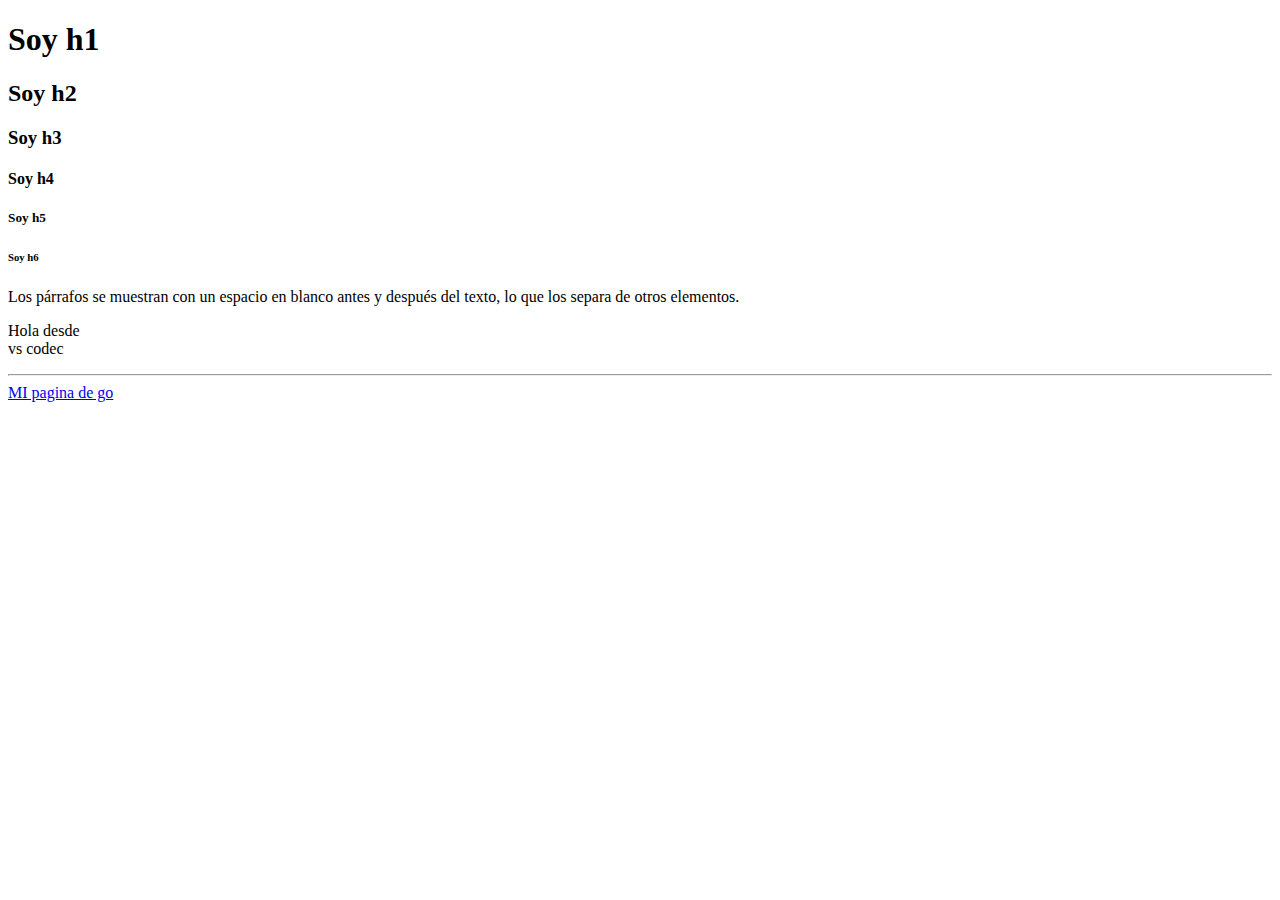
<file: index.html>
<!DOCTYPE html>
<html lang="en">
<head>
    <title>Mi Titulo</title>
</head>
<body>
    <h1>Soy h1</h1>
    <h2>Soy h2</h2>
    <h3>Soy h3</h3>
    <h4>Soy h4</h4>
    <h5>Soy h5</h5>
    <h6>Soy h6</h6>
    <p>Los párrafos se muestran con un espacio en blanco antes y después del texto, lo que los separa de otros elementos.</p>
    <p>Hola desde <br> vs codec</p>
    <hr>
    <!-- Hola -->
    <!-- <img src="https://vader.news/__export/1695116880168/sites/gadgets/img/2020/05/10/piratas-del-caribe-4-en-mareas-misteriosas-1494254150.jpeg_2077354012.jpeg" alt="Piratas del Caribe"> -->
    <a href="https://www.google.com" target="_blank">MI pagina de go</a>
</body>
</html>
</file>
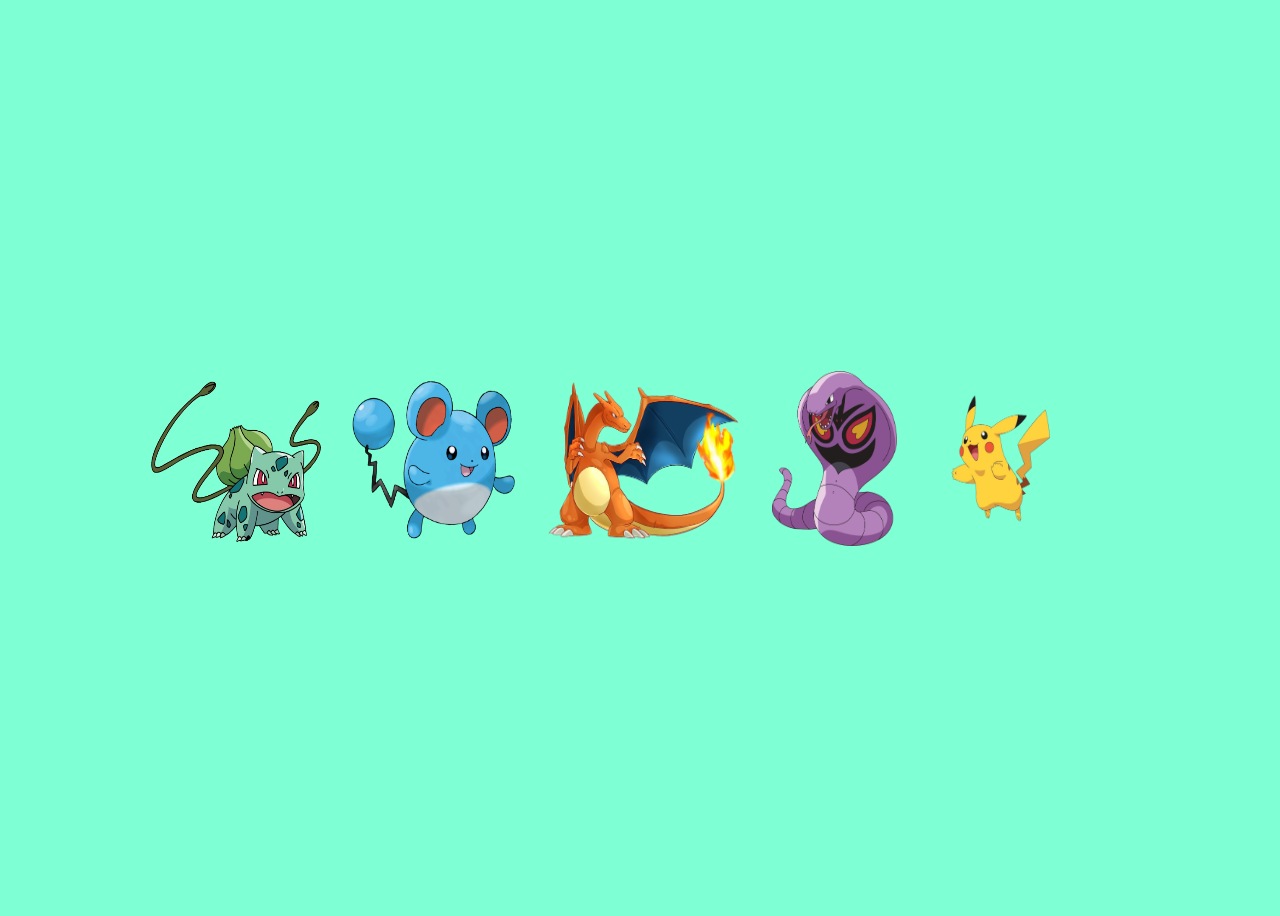
<file: 2 imagenes apiladas/index.html>
<!DOCTYPE html>
<html lang="es">
<head>
    <meta charset="UTF-8">
    <meta name="viewport" content="width=device-width, initial-scale=1.0">
    <title>Document</title>
    <link rel="stylesheet" href="style.css">
</head>
<body>
    <div class="imagenes-container">
        <div class="imagen">
         <img src="img/bolbasort.png" alt ="Bolbasort"/>
         <span class="nombre">
            <span class="text">Bolbasort</span>
         </span>
        </div>
        <div class="imagen">
            <img src="img/bolitaazul.png" alt ="Marill"/>
            <span class="nombre">
               <span class="text">Marill</span>
            </span>
           </div> <div class="imagen">
            <img src="img/chari.png" alt ="Charizad"/>
            <span class="nombre">
               <span class="text">Charizad</span>
            </span>
           </div> <div class="imagen">
            <img src="img/pato.png" alt ="Arbok"/>
            <span class="nombre">
               <span class="text">Arbok</span>
            </span>
           </div> <div class="imagen">
            <img src="img/pica.png" alt ="Picachu"/>
            <span class="nombre">
               <span class="text">Picachu</span>
            </span>
           </div>
    </div>
</body>
</html>
</file>
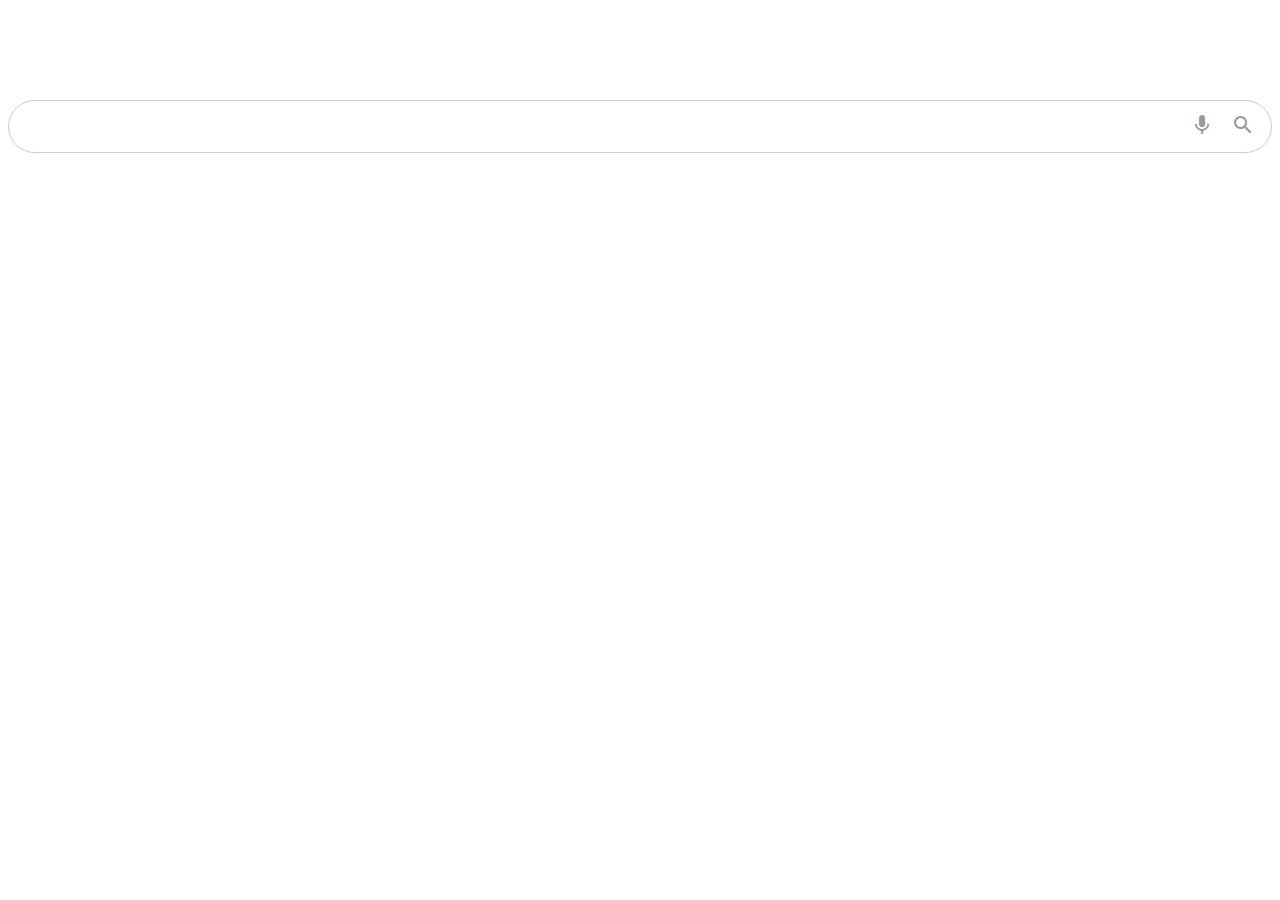
<file: 3 Barra busqueda/index.html>
<!DOCTYPE html>
<html lang="en">
<head>
    <meta charset="UTF-8">
    <meta name="viewport" content="width=device-width, initial-scale=1.0">
    <title>Barra de navegacion</title>
    <link rel="stylesheet" href="style.css">
    <link href="https://fonts.googleapis.com/icon?family=Material+Icons"
      rel="stylesheet">
    <link rel="shortcut icon" href="chari.png" type="image/x-icon">
</head>
<body>
    <div class="search-bar">
    <input type="text">
    <div class="actions">
    <button><span class="material-icons">mic</span></button>
    <button><span class="material-icons">search</span></button>
    </div>
    </div>
</body>
</html>
</file>
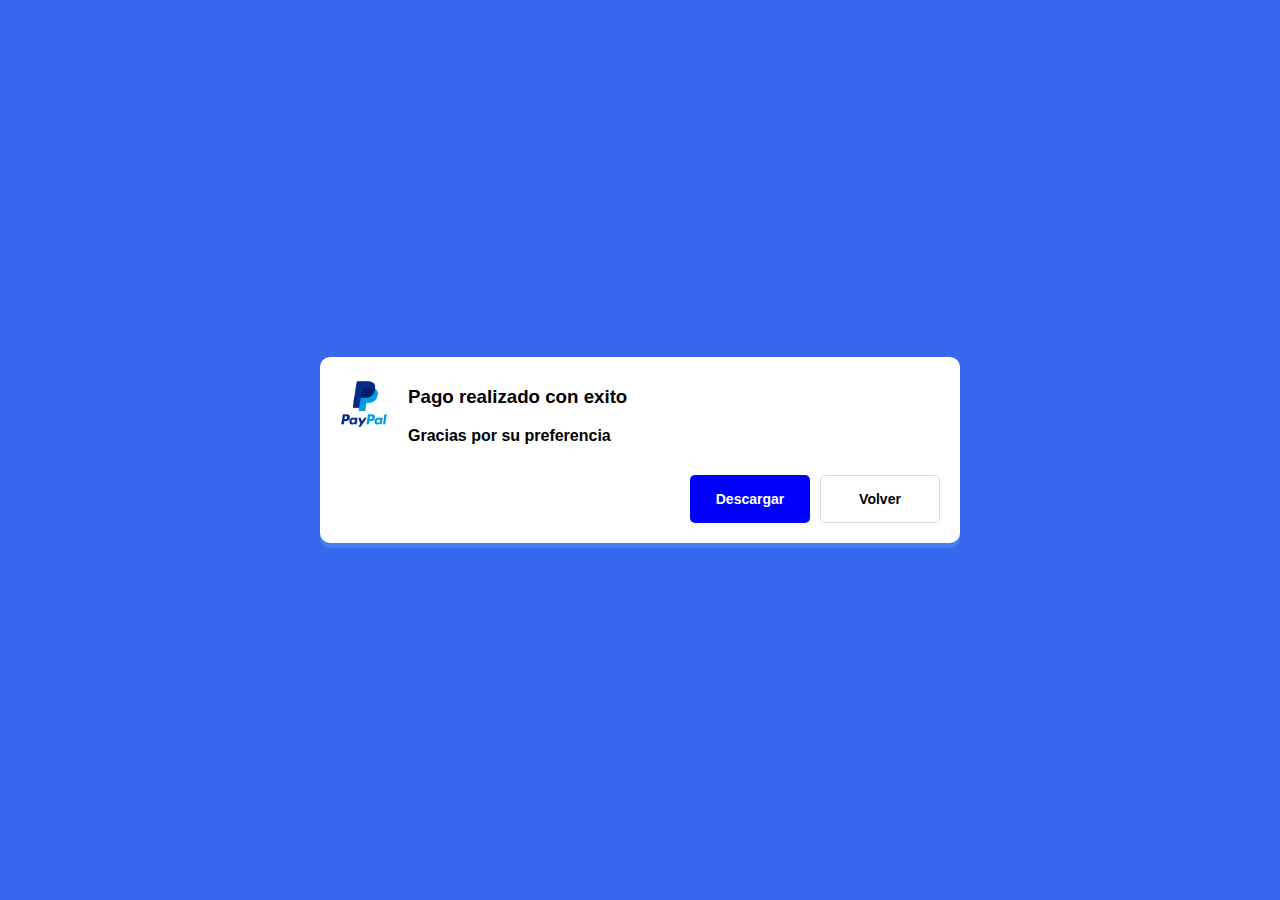
<file: 4 Confirmado/index.html>
<!DOCTYPE html>
<html lang="es">
<head>
    <meta charset="UTF-8">
    <meta name="viewport" content="width=device-width, initial-scale=1.0">
    <title>Confirmado</title>
    <link rel="stylesheet" href="style.css">
</head>
<body>
    <div class="contenedor">
      <div class="sub-contenedor">
           <div class="contenido">
             <div class="icon">
             <img src="paypl.png"
             alt="paypal" width="48"/>
             </div>
                 <div class="mensaje">
                 <div class="title">
                    <h3>
                        Pago  realizado con exito
                    </h3>
                    <div class="text">
                        Gracias por su preferencia
                    </div>
               </div>
            </div>
           </div>
           <div class="actions">
            <button class="btn-descargar">Descargar</button>
            <button class="btn-volver">Volver</button>
           </div>
       </div>
    </div>
</body>
</html>
</file>
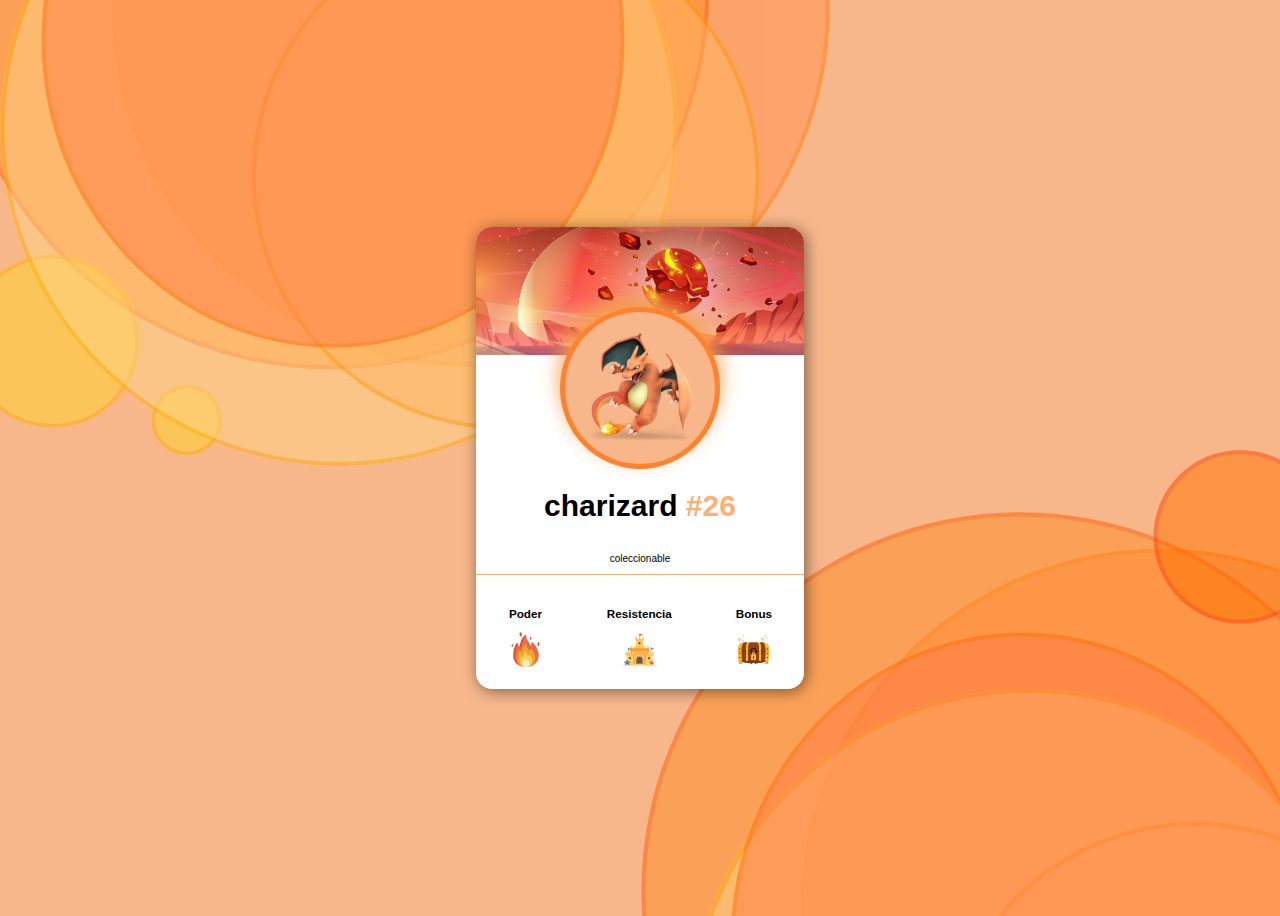
<file: 5 CARD POKEMON/index.html>
<!DOCTYPE html>
<html lang="es">
<head>
    <meta charset="UTF-8">
    <meta name="viewport" content="width=device-width, initial-scale=1.0">
    <title>Card pokemon</title>
    <link rel="stylesheet" href="css/style.css">
<link rel="shortcut icon" href="img/charizard.png" type="image/x-icon">
</head>
<body>
    <main class="container">
        <article class="card">
              <img src="./img/fondoencabezado.svg"
              alt="fondocard"
              class="card-header">
                <div class="card-body">
                <div class="card-body-contentimg">
                    <img src="./img/charizard.png"
                    alt="charizard"
                    class="card-body-contentimg-img"
                    width="150">
                </div>
                <h1 class="card-body-title">
                charizard
                <span>#26</span>
                </h1>
                <p class="card-body-text">
                    coleccionable
                </p>

            </div>
            <div class="card-footer">
                <div class="card-footer-poder">
                      <h3>Poder</h3>
                      <img src="./img/fuego.png"
                      alt="Fuego" width="35">
                </div>
                <div class="card-footer-poder">
                    <h3>Resistencia</h3>
                    <img src="./img/castillo.png"
                    alt="Castillo" width="35">
                </div> 
                <div class="card-footer-poder">
                <h3>Bonus</h3>
                <img src="./img/cofre.png"
                alt="Cofre" width="35">
                </div>
            </div>
        </article>
    </main>
</body>
</html>
</file>
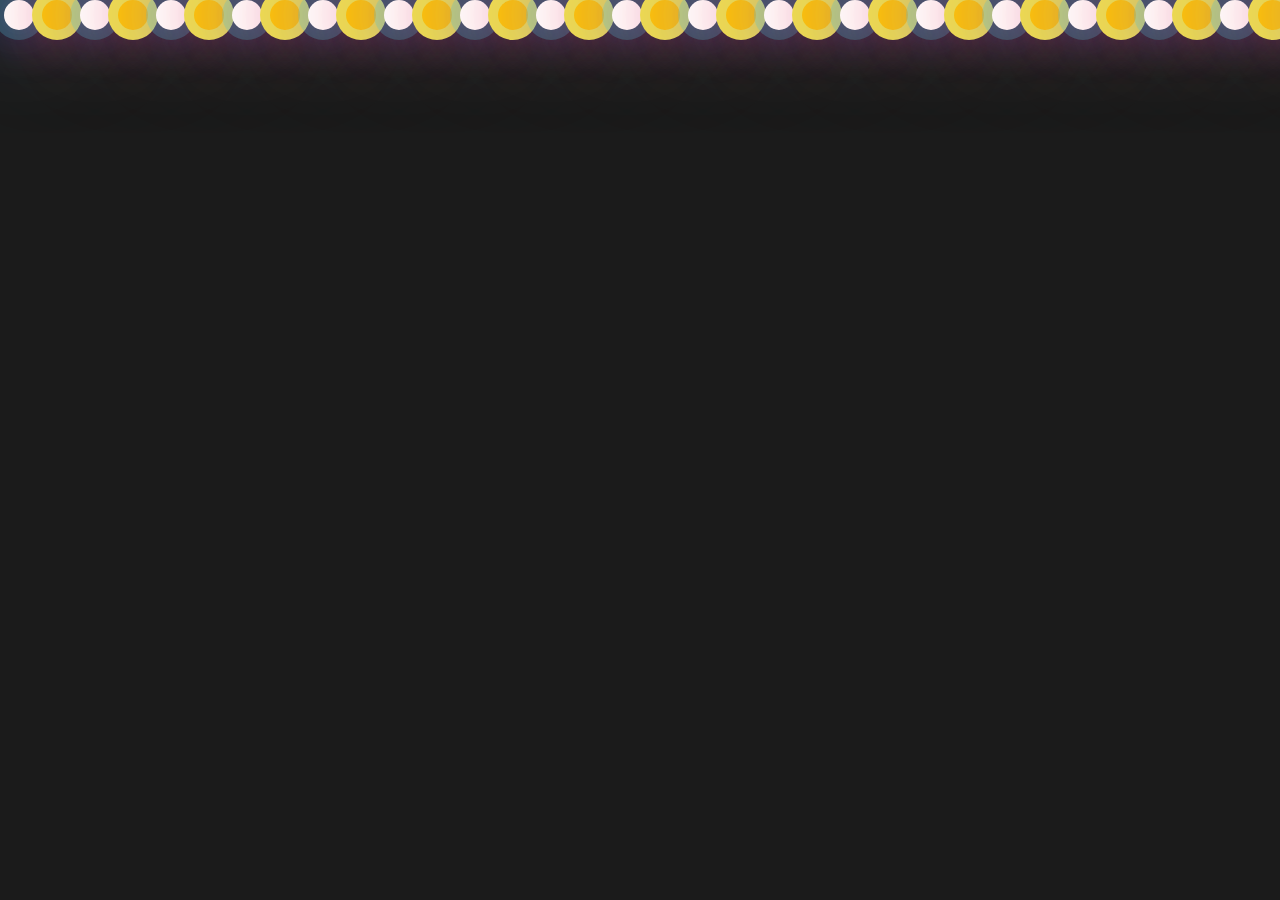
<file: 8 keyframe/index.html>
<!DOCTYPE html>
<html lang="en">
<head>
    <meta charset="UTF-8">
    <meta name="viewport" content="width=device-width, initial-scale=1.0">
    <title>Document</title>
    <link rel="stylesheet" href="css/style.css">
</head>
<body>
  <main class="container">
  <div class="bubbles">
   <span style="--i: 11"></span>
   <span style="--i: 12"></span>
   <span style="--i: 24"></span>
   <span style="--i: 10"></span>
   <span style="--i: 14"></span>
   <span style="--i: 23"></span>
   <span style="--i: 18"></span>
   <span style="--i: 16"></span>
   <span style="--i: 19"></span>
   <span style="--i: 20"></span>
   <span style="--i: 22"></span>
   <span style="--i: 25"></span>
   <span style="--i: 18"></span>
   <span style="--i: 21"></span>
   <span style="--i: 13"></span>
   <span style="--i: 15"></span>
   <span style="--i: 26"></span>
   <span style="--i: 17"></span>
   <span style="--i: 13"></span>
   <span style="--i: 28"></span>
   <span style="--i: 11"></span>
   <span style="--i: 12"></span>
   <span style="--i: 24"></span>
   <span style="--i: 10"></span>
   <span style="--i: 14"></span>
   <span style="--i: 23"></span>
   <span style="--i: 18"></span>
   <span style="--i: 16"></span>
   <span style="--i: 19"></span>
   <span style="--i: 20"></span>
   <span style="--i: 22"></span>
   <span style="--i: 25"></span>
   <span style="--i: 18"></span>
   <span style="--i: 21"></span>
   <span style="--i: 13"></span>
   <span style="--i: 15"></span>
   <span style="--i: 26"></span>
   <span style="--i: 17"></span>
   <span style="--i: 13"></span>
   <span style="--i: 28"></span>
</div>
  </main> 
</body>
</html>
</file>
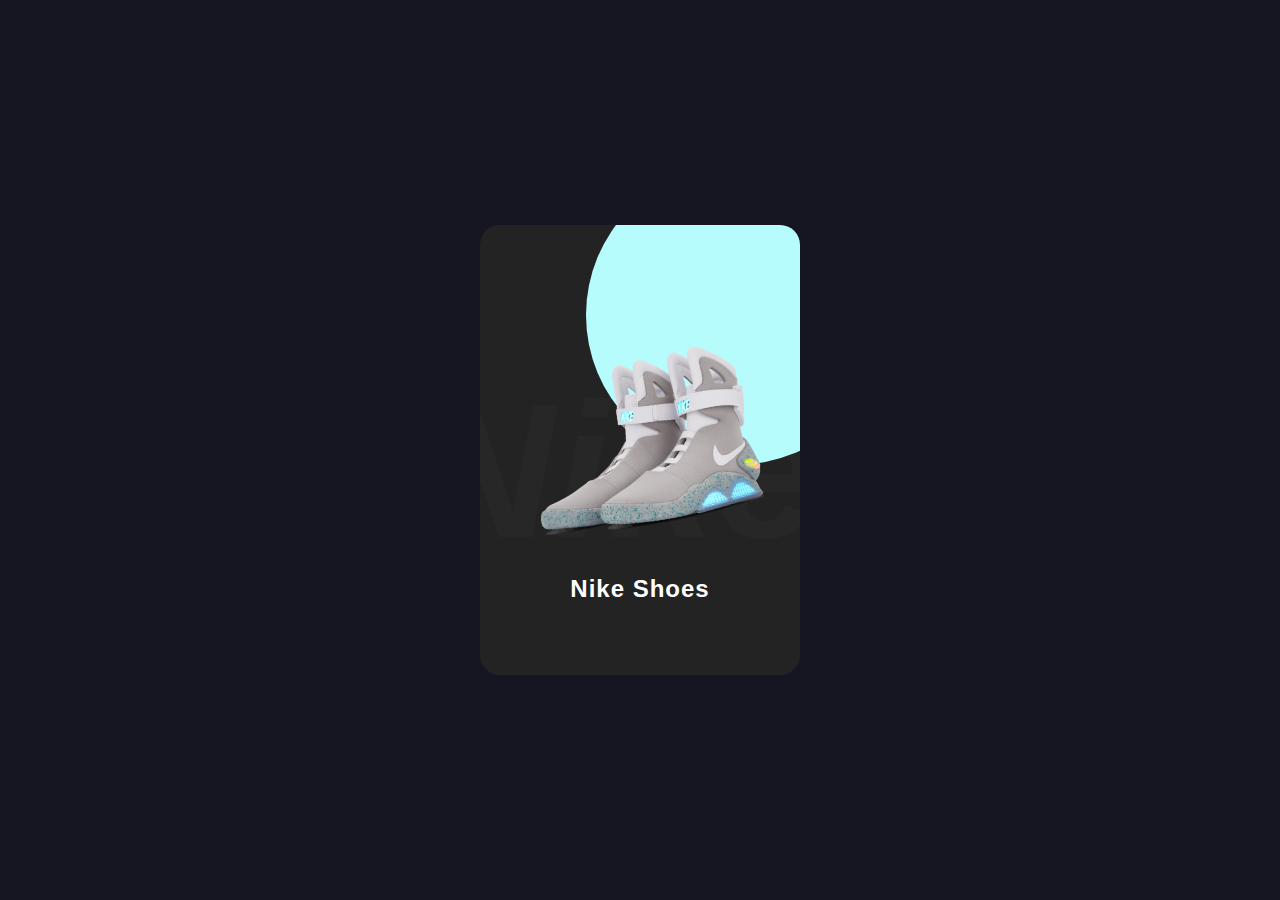
<file: 9 Card nike/index.html>
<!DOCTYPE html>
<html lang="es">
<head>
    <meta charset="UTF-8">
    <meta name="viewport" content="width=device-width, initial-scale=1.0">
    <title>Document</title>
    <link rel="stylesheet" href="css/style.css">
</head>
<body>
<article class="container">
<div class="card">
    <div class="imgBx">
        <img src="./img/z4.png" width="150">
    </div>
    <div class="contentBx">
        <h2>Nike Shoes</h2>
        <div class="size">
         <h3>Size</h3>
         <span>7</span>
         <span>8</span>
         <span>9</span>
         <span>10</span>
        </div>
    <div class="color">
    <h3>Color</h3>
    <span></span>
    <span></span>
    <span></span>
     </div>
     <a href="#">Buy Now</a>
    </div>
</div>
</article>
</body>
</html>
</file>
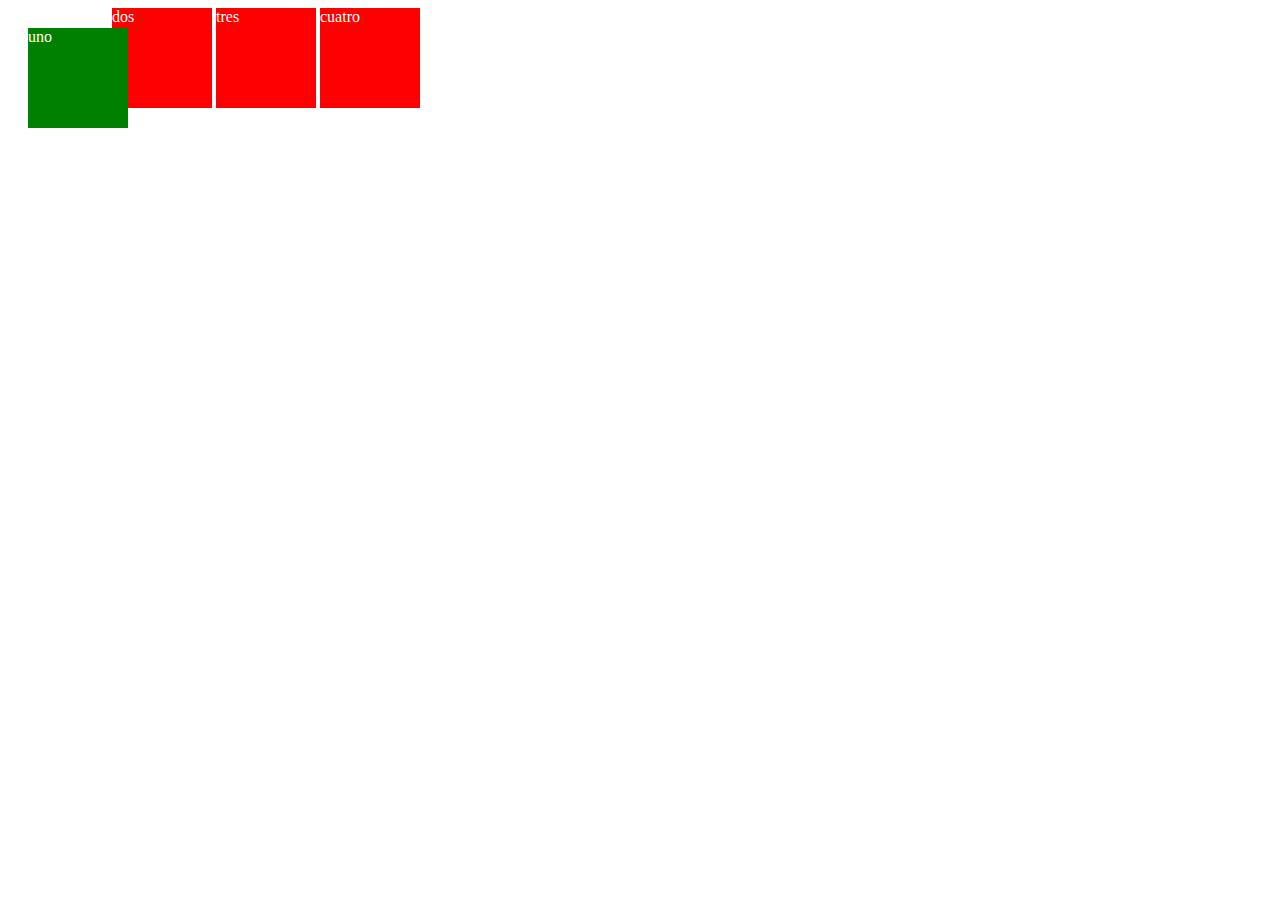
<file: basico/index.html>
<!DOCTYPE html>
<html lang="es">
<head>
    <meta charset="UTF-8">
    <meta name="viewport" content="width=device-width, initial-scale=1.0">
    <title>Document</title> 
    <link rel="stylesheet" href="estilo.css">
</head>
<body>
    <div class="box" id="uno">uno</div>
    <div class="box" id="dos">dos</div>
    <div class="box" id="tres">tres</div>
    <div class="box" id="cuatro">cuatro</div>

</body>
</html>
</file>
<file: 2 imagenes apiladas/style.css>
body{
    font-family: sans-serif;
    background-color: aquamarine;
}
.imagenes-container{
    display: flex;
    justify-content: center;
    align-items: center;
    height: 100vh;
}
.imagenes-container .imagen{
    position: relative;
    margin-right: -20px;
    display: inline-flex;
    flex-direction: column;
}
.imagenes-container .imagen img{
    width: 80%;
    height: 175px;
    transition: transform 0.32s ease-in-out;
}
.imagenes-container .imagen .nombre{
    position: absolute;
    background: black;
    border-radius: 0;
    color: white;
    display: none;
    min-width: 60px;
    width: 20px;
    top: -70px;
    padding: 10px 15px;
    justify-content: center;

}
.imagenes-container.imagen .nombre .text{
    display: inline-block;
    text-overflow: ellipsis;
    overflow: hidden;
    white-space: nowrop;
    margin: 0 auto;
    width: 150px;
    text-align: center;
    box-sizing: content-box;
    justify-content: center;
}
.imagenes-container .imagen:hover .nombre{
    display: inline-block;
    transform: translateY(-20px);
}
.imagenes-container .imagen .nombre::before {
    content: "";
    position: absolute;
    width: 1px;
    height: 1px;
    left: 40px;
    bottom: -20px;
    border-top: 10px solid black;
    border-left: 10px solid transparent; 
    border-right: 10px solid transparent; 
    border-bottom: 10px solid transparent;
} 
 .imagenes-container .imagen:hover img{
    transform: translateY(-20px);
 }
@media (max-width: 680px){
    .imagenes-container{
        flex-direction: column;
        height: 120vh;
    }
}
</file>
<file: 3 Barra busqueda/style.css>
.material-icons {
    font-family: 'Material Icons';
    font-weight: normal;
    font-style: normal;
    font-size: 24px;  /* Preferred icon size */
    display: inline-block;
    line-height: 1;
    text-transform: none;
    letter-spacing: normal;
    word-wrap: normal;
    white-space: nowrap;
    direction: ltr;
  
    /* Support for all WebKit browsers. */
    -webkit-font-smoothing: antialiased;
    /* Support for Safari and Chrome. */
    text-rendering: optimizeLegibility;
  
    /* Support for Firefox. */
    -moz-osx-font-smoothing: grayscale;
  
    /* Support for IE. */
    font-feature-settings: 'liga';
  }
  body{
    font-family: sans-serif;
  }
  .search-bar{
    border: solid 1px #ccc;
    border-radius: 30px;
    display: flex;
    flex-direction: row;
    align-items: center;
    padding: 5px 10px;
    margin: 100px auto;  
  }
  .search-bar:focus-within{
    border: solid 1px #aaa;
    box-shadow: 0px 2px 5px rgb(27, 25, 128, 0.2);
  }
  .search-bar input{
    border: none;
    outline: none;
    padding: 10px;
    font-size: 18px;
    flex: auto;
  }
  .search-bar .actions{
    display: flex;
    gap: 5px;
  }
  .search-bar .actions button{
    border: none;
    outline: none;
    background: none;
    cursor: pointer;
    color: #999;
  }
  .search-bar .actions button:hover{
    color: rgb(82, 121, 228);
  }
</file>
<file: 4 Confirmado/style.css>
body{
    font-family: Arial, Helvetica, sans-serif;
    padding: 0;
    margin: 0;
}
.contenedor{
    background-color: rgb(54, 103, 236);
    display: flex; 
    width: 100%;
    height: 100%;
    align-items: center;
    justify-content: center;
    position: fixed;
}
.contenedor .sub-contenedor{
    width: 600px;
    border-radius: 10px;
    background-color: white;
    padding: 10px 20px;
    box-shadow: 0px 5px 1px rgba(120, 228, 247, 0.2);
}
.contenedor .sub-contenedor .contenido{
  
    display: flex;
    gap: 10px;
    align-items: center;
    margin-bottom: 20px;
    flex: auto;
}
.contenedor .sub-contenedor .contenido .icon{
margin-right: 10px;
}
.contenedor .sub-contenedor .contenido .mensaje .title{
font-weight: bolder;
}
.contenedor .sub-contenedor .actions{
   
    padding: 10px 0;
    display: flex;
    justify-content: end;
    gap: 10px;
}
.contenedor .sub-contenedor .actions button{
    border: none;
    padding: 15px;
    min-width: 120px;
    border-radius: 5px;
    font-weight: bold;
    font-size: 14px;
    cursor: pointer;
}
.contenedor .sub-contenedor .actions .btn-descargar{
    background-color: blue;
    color: white;
}
.contenedor .sub-contenedor .actions .btn-descargar:hover{
    background-color: cornflowerblue;
}
.contenedor .sub-contenedor .actions .btn-volver{
    background-color: white;
    border: solid 1px gainsboro;
}
.contenedor .sub-contenedor .actions 
.btn-volver:hover {
    background-color: rgb(224, 214, 214);
}
@media (max-width:600px){
    .contenedor .sub-contenedor{
        width: 80%;
    }
    .contenedor .sub-contenedor .actions{
        flex-direction: column;
    }
}
</file>
<file: 5 CARD POKEMON/css/style.css>
:root {
  --color1: #F8B78b;
  --color2: #FCB173;
}

html {
  box-sizing: border-box;
  font-size: 62.5%;
}

*, *:before, *:after {
  box-sizing: inherit;
}

body {
  font-family: sans-serif;
  background-color: var(--color1);
  background-image: url(../img/fondoTop.svg), url(../img/fondoBotton.svg);
  background-repeat: no-repeat, no-repeat;
  background-position: right 50vh bottom 50vh, left 50vw top 50vh;
}

.container {
  display: flex;
  justify-content: center;
  align-items: center;
  height: 100vh;
}

.card {
  background-color: white;
  width: 328px;
  border-radius: 16px;
  overflow: hidden;
  box-shadow: 2px 2px 15px rgba(0, 0, 0, 0.5);
}
.card-header {
  width: 100%;
  display: block;
}
.card-body {
  display: flex;
  flex-direction: column;
  align-items: center;
  border-bottom: 1px solid var(--color2);
}
.card-body-contentimg {
  border: 5px solid rgb(255, 130, 47);
  border-radius: 50%;
  background-color: #F8B78b;
  box-shadow: 0px -10px 20px rgb(243, 158, 78);
  margin-top: -48px;
}
.card-body-contentimg-img {
  padding: 20px;
}
.card-body-title {
  margin-top: 2rem;
  font-size: 3rem;
}
.card-body-title span {
  color: var(--color2);
}
.card-footer {
  display: flex;
  justify-content: space-around;
}
.card-footer-poder {
  text-align: center;
  margin-bottom: 2rem;
  margin-top: 2rem;
}/*# sourceMappingURL=style.css.map */
</file>
<file: 8 keyframe/css/style.css>
* {
  margin: 0;
  padding: 0;
  box-sizing: border-box;
}

body {
  display: flex;
  justify-content: center;
  align-items: center;
  min-height: 100vh;
  background: #1b1b1b;
}
body .container {
  position: relative;
  width: 100%;
  height: 100vh;
  overflow: hidden;
}
body .container .bubbles {
  position: relative;
  display: flex;
}
body .container .bubbles span {
  position: relative;
  min-width: 30px;
  height: 30px;
  background: #fff;
  box-shadow: 0 0 0 10px rgba(79, 195, 220, 0.2666666667), 0 0 50px #705afe, 0 0 100px #4fc3dc;
  margin: 0 4px;
  border-radius: 50px;
  animation: animate 15s linear infinite;
  animation-duration: calc(75s / var(--i));
}
body .container .bubbles span:nth-child(even) {
  background: #ffc107;
  box-shadow: 0 0 0 10px #f0db4f, 0 0 50px #ff2d75, 0 0 100px #f23b00;
}
@keyframes animate {
  100% {
    transform: translatey(100vh) scale(0);
  }
  0% {
    transform: translatey(-10vh) scale(1);
  }
}/*# sourceMappingURL=style.css.map */
</file>
<file: 9 Card nike/css/style.css>
* {
  margin: 0;
  padding: 0;
  box-sizing: border-box;
  font-family: sans-serif;
}

body {
  min-height: 100vh;
  background: #161623;
  overflow: hidden;
  display: flex;
  justify-content: center;
  align-items: center;
}

.container {
  position: relative;
}
.container .card {
  position: relative;
  background: #232323;
  width: 320px;
  height: 450px;
  border-radius: 20px;
  overflow: hidden;
}
.container .card::before {
  content: "";
  position: absolute;
  top: 0;
  left: 0;
  width: 100%;
  height: 100%;
  background: #B6FCFD;
  -webkit-clip-path: circle(150px at 80% 20%);
          clip-path: circle(150px at 80% 20%);
  transition: 0.5s ease-in-out;
}
.container .card:hover .imgBx {
  top: 0;
  transform: translateY(0);
}
.container .card:hover .contentBx {
  height: 210px;
}
.container .card:hover .contentBx .size {
  opacity: 1;
  visibility: visible;
  transition-delay: 0.5s;
}
.container .card:hover .contentBx .color {
  opacity: 1;
  visibility: visible;
  transition: 0.6s;
}
.container .card:hover .contentBx a {
  opacity: 1;
  transform: translateY(0px);
  transition-delay: 0.75s;
}
.container .card:hover::before {
  -webkit-clip-path: circle(300px at 80% -20%);
          clip-path: circle(300px at 80% -20%);
}
.container .card:after {
  content: "Nike";
  position: absolute;
  top: 30%;
  left: -20%;
  font-size: 12em;
  color: rgba(255, 255, 255, 0.02);
  font-weight: 800;
  font-style: italic;
  z-index: 1;
}
.container .card .imgBx {
  position: absolute;
  top: 50%;
  width: 100%;
  height: 220px;
  z-index: 1000;
  transition: 0.5s;
  transform: translateY(-50%);
}
.container .card .imgBx img {
  position: absolute;
  top: 50%;
  left: 50%;
  width: 340px;
  transform: translate(-50%, -50%) rotate(-10deg);
}
.container .card .contentBx {
  position: absolute;
  bottom: 0;
  width: 100%;
  height: 100px;
  text-align: center;
  transition: 1s;
  z-index: 10;
}
.container .card .contentBx h2 {
  position: relative;
  font-weight: 600;
  letter-spacing: 1px;
  color: #fff;
}
.container .card .contentBx .size, .container .card .contentBx .color {
  display: flex;
  justify-content: center;
  align-items: center;
  padding: 8px 20px;
  opacity: 1;
  transition: 0.5s;
  opacity: 0;
  visibility: hidden;
}
.container .card .contentBx .size h3, .container .card .contentBx .size h3, .container .card .contentBx .color h3, .container .card .contentBx .color h3 {
  color: #fff;
  font-weight: 300;
  font-size: 14px;
  text-transform: uppercase;
  letter-spacing: 2px;
  margin-right: 10px;
}
.container .card .contentBx .size span {
  width: 26px;
  height: 26px;
  text-align: center;
  line-height: 24px;
  font-size: 14px;
  display: inline-block;
  color: #111;
  background: #fff;
  border-radius: 4px;
  margin: 0 5px;
  transition: 0.5s;
  cursor: pointer;
}
.container .card .contentBx .size span :hover {
  color: #111;
  background: #dc7928;
}
.container .card .contentBx .color span {
  width: 20px;
  height: 20px;
  background: #f00;
  border-radius: 50%;
  margin: 0 5px;
  cursor: pointer;
}
.container .card .contentBx .color span:nth-child(2) {
  background: #9bdc28;
}
.container .card .contentBx .color span:nth-child(3) {
  background: #03a9f4;
}
.container .card .contentBx .color span:nth-child(4) {
  background: #e91e63;
}
.container .card .contentBx a {
  display: inline-block;
  padding: 10px 30px;
  background: #b6fcfd;
  border-radius: 4px;
  margin-top: 10px;
  text-decoration: none;
  font-weight: 600;
  color: #131313;
  transform: translateY(50px);
  transition: 0.5s;
  opacity: 0;
}/*# sourceMappingURL=style.css.map */
</file>
<file: basico/estilo.css>
.box{
    display: inline-block;
    width: 100px;
    height: 100px;
    background: red;
    color: white;
}
#uno{
    position: relative;
    top: 20px;
    left: 20px;
    bottom: 50px;
    right: 80px;
    background: green;
}
</file>
